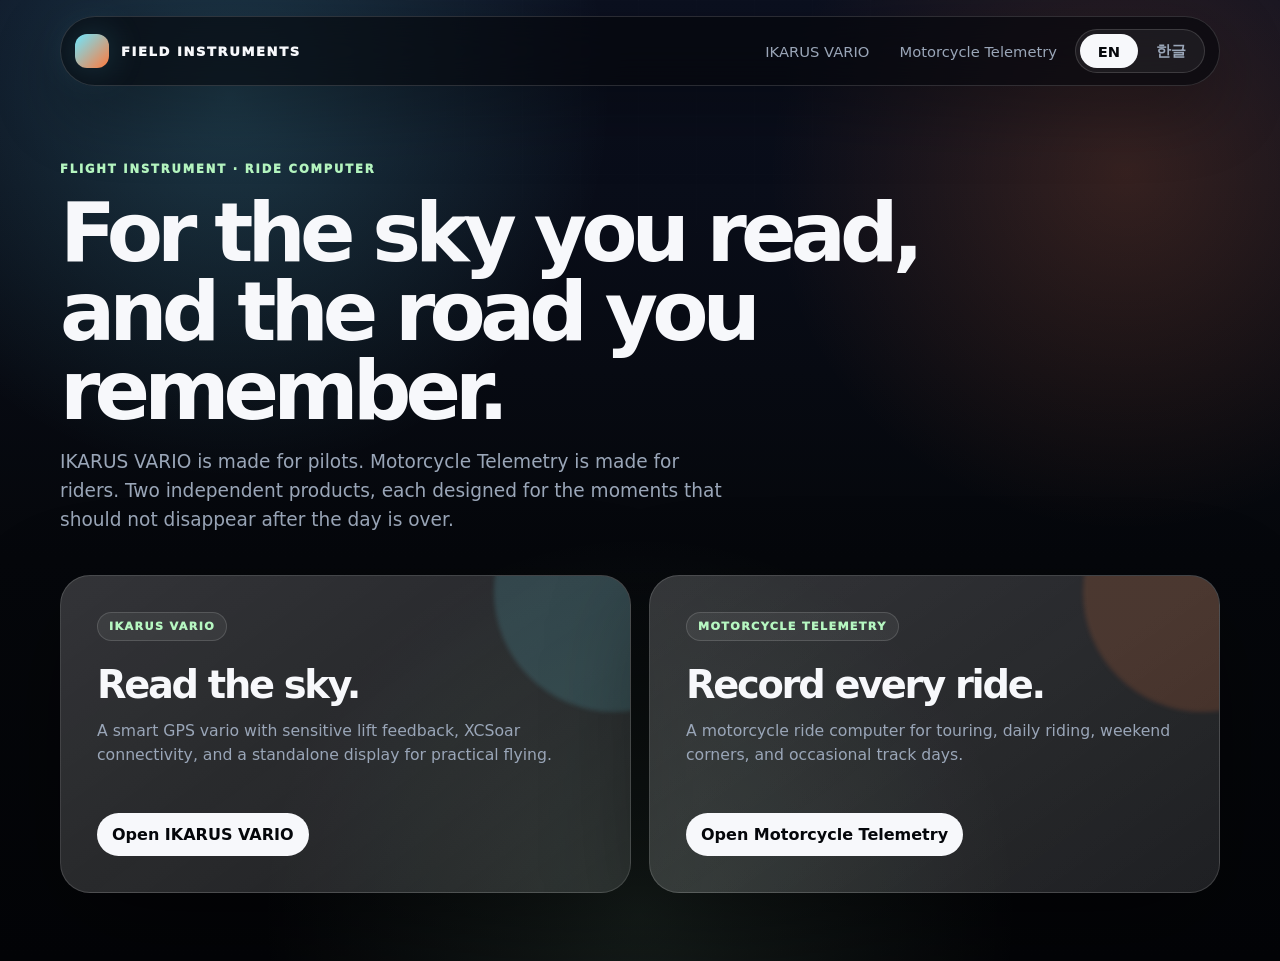
<file: index.html>
<!doctype html>
<html lang="en" data-lang="en">
<head>
  <meta charset="utf-8" />
  <meta name="viewport" content="width=device-width, initial-scale=1" />
  <title>Field Instruments</title>
  <meta name="description" content="Dedicated field instruments for pilots and motorcycle riders." />
  <link rel="stylesheet" href="style.css?v=20260511-dark-v2" />
</head>
<body>
  <header class="site-header">
    <a class="brand" href="index.html" aria-label="Home">
      <span class="brand-mark"></span>
      <span class="brand-text">FIELD INSTRUMENTS</span>
    </a>
    <nav class="site-nav" aria-label="Primary navigation">
      <a href="vario.html">IKARUS VARIO</a>
      <a href="motorcycle.html">Motorcycle Telemetry</a>
      <div class="language-tabs" role="tablist" aria-label="Language selector">
        <button class="lang-tab active" type="button" data-set-lang="en" role="tab" aria-selected="true">EN</button>
        <button class="lang-tab" type="button" data-set-lang="kr" role="tab" aria-selected="false">한글</button>
      </div>
    </nav>
  </header>

  <main class="home-main">
    <section class="home-hero section-shell">
      <div class="home-intro">
        <p class="eyebrow"><span class="lang lang-en">Flight instrument · Ride computer</span><span class="lang lang-kr">비행 계기 · 라이딩 컴퓨터</span></p>
        <h1><span class="lang lang-en">For the sky you read, and the road you remember.</span><span class="lang lang-kr">하늘을 읽고, 도로를 기억하는 장비.</span></h1>
        <p class="lead"><span class="lang lang-en">IKARUS VARIO is made for pilots. Motorcycle Telemetry is made for riders. Two independent products, each designed for the moments that should not disappear after the day is over.</span><span class="lang lang-kr">IKARUS VARIO는 파일럿을 위해, Motorcycle Telemetry는 라이더를 위해 만들었습니다. 하루가 지나도 사라지지 않았으면 하는 순간들을 기록하는 두 개의 독립 제품입니다.</span></p>
      </div>

      <div class="product-chooser">
        <a class="chooser-card chooser-air" href="vario.html">
          <span class="chooser-label">IKARUS VARIO</span>
          <h2><span class="lang lang-en">Read the sky.</span><span class="lang lang-kr">하늘을 읽다.</span></h2>
          <p><span class="lang lang-en">A smart GPS vario with sensitive lift feedback, XCSoar connectivity, and a standalone display for practical flying.</span><span class="lang lang-kr">섬세한 상승 감지, XCSoar 연동, 독립형 화면을 갖춘 실전 비행용 스마트 GPS 바리오.</span></p>
          <span class="chooser-cta"><span class="lang lang-en">Open IKARUS VARIO</span><span class="lang lang-kr">IKARUS VARIO 보기</span></span>
        </a>

        <a class="chooser-card chooser-road" href="motorcycle.html">
          <span class="chooser-label">Motorcycle Telemetry</span>
          <h2><span class="lang lang-en">Record every ride.</span><span class="lang lang-kr">모든 라이딩을 기록하다.</span></h2>
          <p><span class="lang lang-en">A motorcycle ride computer for touring, daily riding, weekend corners, and occasional track days.</span><span class="lang lang-kr">투어링, 일상 주행, 주말 와인딩, 가끔의 트랙데이를 위한 모터사이클 라이딩 컴퓨터.</span></p>
          <span class="chooser-cta"><span class="lang lang-en">Open Motorcycle Telemetry</span><span class="lang lang-kr">Motorcycle Telemetry 보기</span></span>
        </a>
      </div>
    </section>
  </main>

  <script src="script.js?v=20260511-dark-v2"></script>
</body>
</html>
</file>
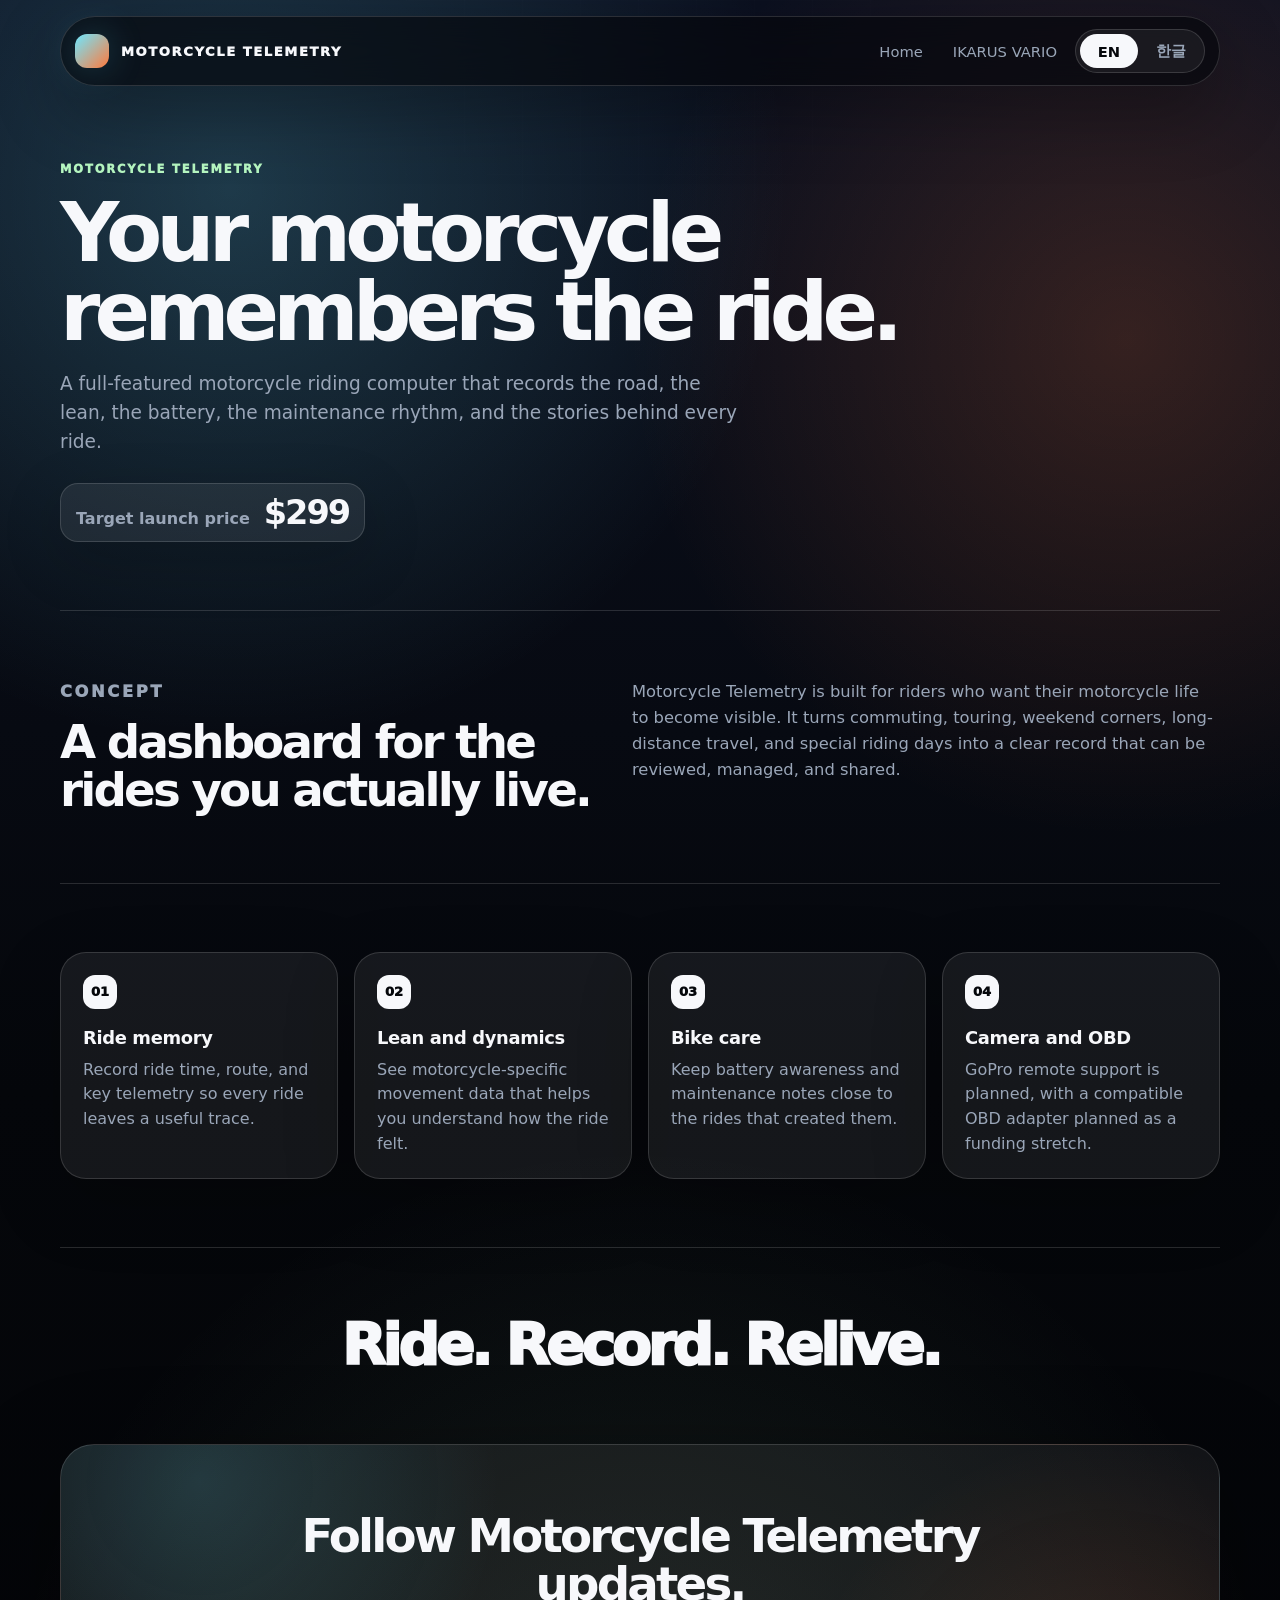
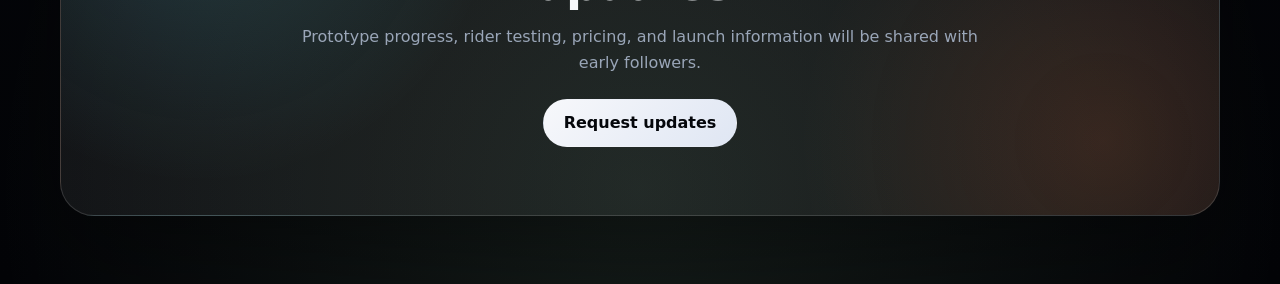
<file: motorcycle.html>
<!doctype html>
<html lang="en" data-lang="en">
<head>
  <meta charset="utf-8" />
  <meta name="viewport" content="width=device-width, initial-scale=1" />
  <title>Motorcycle Telemetry</title>
  <meta name="description" content="Motorcycle Telemetry is a motorcycle riding computer that records ride logs, lean angle, bike care data, and touring memories." />
  <link rel="stylesheet" href="style.css?v=20260511-dark-v2" />
</head>
<body>
  <header class="site-header">
    <a class="brand" href="index.html" aria-label="Home"><span class="brand-mark"></span><span class="brand-text">MOTORCYCLE TELEMETRY</span></a>
    <nav class="site-nav" aria-label="Primary navigation">
      <a href="index.html"><span class="lang lang-en">Home</span><span class="lang lang-kr">홈</span></a>
      <a href="vario.html">IKARUS VARIO</a>
      <div class="language-tabs" role="tablist" aria-label="Language selector">
        <button class="lang-tab active" type="button" data-set-lang="en" role="tab" aria-selected="true">EN</button>
        <button class="lang-tab" type="button" data-set-lang="kr" role="tab" aria-selected="false">한글</button>
      </div>
    </nav>
  </header>

  <main>
    <section class="product-page section-shell">
      <div class="product-hero-text">
        <p class="eyebrow">Motorcycle Telemetry</p>
        <h1><span class="lang lang-en">Your motorcycle remembers the ride.</span><span class="lang lang-kr">바이크가 오늘의 라이딩을 기억합니다.</span></h1>
        <p class="lead"><span class="lang lang-en">A full-featured motorcycle riding computer that records the road, the lean, the battery, the maintenance rhythm, and the stories behind every ride.</span><span class="lang lang-kr">오늘의 여행, 주행 실력, 차량 상태, 그리고 매번의 라이딩에 담긴 순간을 기록하는 독립형 모터사이클 라이딩 컴퓨터입니다.</span></p>
        <div class="price-block"><span class="lang lang-en">Target launch price</span><span class="lang lang-kr">예상 출시가</span><strong>$299</strong></div>
      </div>
    </section>

    <section class="content-section section-shell">
      <div class="two-column">
        <div>
          <p class="eyebrow"><span class="lang lang-en">Concept</span><span class="lang lang-kr">제품 컨셉</span></p>
          <h2><span class="lang lang-en">A dashboard for the rides you actually live.</span><span class="lang lang-kr">투어링부터 트랙데이까지, 당신의 라이딩을 기록하고 해석하는 모터사이클 컴퓨터.</span></h2>
        </div>
        <p><span class="lang lang-en">Motorcycle Telemetry is built for riders who want their motorcycle life to become visible. It turns commuting, touring, weekend corners, long-distance travel, and special riding days into a clear record that can be reviewed, managed, and shared.</span><span class="lang lang-kr">Motorcycle Telemetry는 바이크와 함께한 시간을 눈에 보이는 기록으로 남기고 싶은 라이더를 위한 장비입니다. 출퇴근, 투어링, 주말 와인딩, 장거리 여행, 특별한 라이딩 데이를 다시 보고 관리하고 공유할 수 있는 기록으로 바꿉니다.</span></p>
      </div>
    </section>

    <section class="feature-section section-shell">
      <div class="feature-card"><span>01</span><h3><span class="lang lang-en">Ride memory</span><span class="lang lang-kr">라이딩 메모리</span></h3><p><span class="lang lang-en">Record ride time, route, and key telemetry so every ride leaves a useful trace.</span><span class="lang lang-kr">주행 시간, 경로, 핵심 텔레메트리를 기록해 모든 라이딩이 의미 있는 흔적으로 남습니다.</span></p></div>
      <div class="feature-card"><span>02</span><h3><span class="lang lang-en">Lean and dynamics</span><span class="lang lang-kr">린 앵글과 다이내믹스</span></h3><p><span class="lang lang-en">See motorcycle-specific movement data that helps you understand how the ride felt.</span><span class="lang lang-kr">그날의 주행 감각을 이해할 수 있도록, 모터사이클에 맞춘 주행 동역학 데이터를 보여줍니다.</span></p></div>
      <div class="feature-card"><span>03</span><h3><span class="lang lang-en">Bike care</span><span class="lang lang-kr">바이크 관리</span></h3><p><span class="lang lang-en">Keep battery awareness and maintenance notes close to the rides that created them.</span><span class="lang lang-kr">배터리 상태 및 정비 메모를 기억합니다.</span></p></div>
      <div class="feature-card"><span>04</span><h3><span class="lang lang-en">Camera and OBD</span><span class="lang lang-kr">카메라와 OBD</span></h3><p><span class="lang lang-en">GoPro remote support is planned, with a compatible OBD adapter planned as a funding stretch.</span><span class="lang lang-kr">GoPro 리모트 기능, 외장형 OBD 데이터 리더를 지원할 예정이며, 펀딩 목표 달성 시 호환 OBD 어댑터도 계획합니다.</span></p></div>
    </section>

    <section class="quote-section section-shell">
      <p class="quote"><span class="lang lang-en">Ride. Record. Relive.</span><span class="lang lang-kr">달리고, 기록하고, 다시 느끼다.</span></p>
    </section>

    <section class="cta-section section-shell">
      <h2><span class="lang lang-en">Follow Motorcycle Telemetry updates.</span><span class="lang lang-kr">Motorcycle Telemetry 소식을 받아보세요.</span></h2>
      <p><span class="lang lang-en">Prototype progress, rider testing, pricing, and launch information will be shared with early followers.</span><span class="lang lang-kr">프로토타입 진행 상황, 라이더 테스트, 가격, 출시 정보를 초기 관심자에게 공유할 예정입니다.</span></p>
      <a class="button button-primary" href="mailto:ssonghen@gmail.com?subject=Motorcycle%20Telemetry%20Updates"><span class="lang lang-en">Request updates</span><span class="lang lang-kr">소식 신청하기</span></a>
    </section>
  </main>
  <script src="script.js?v=20260511-dark-v2"></script>
</body>
</html>
</file>
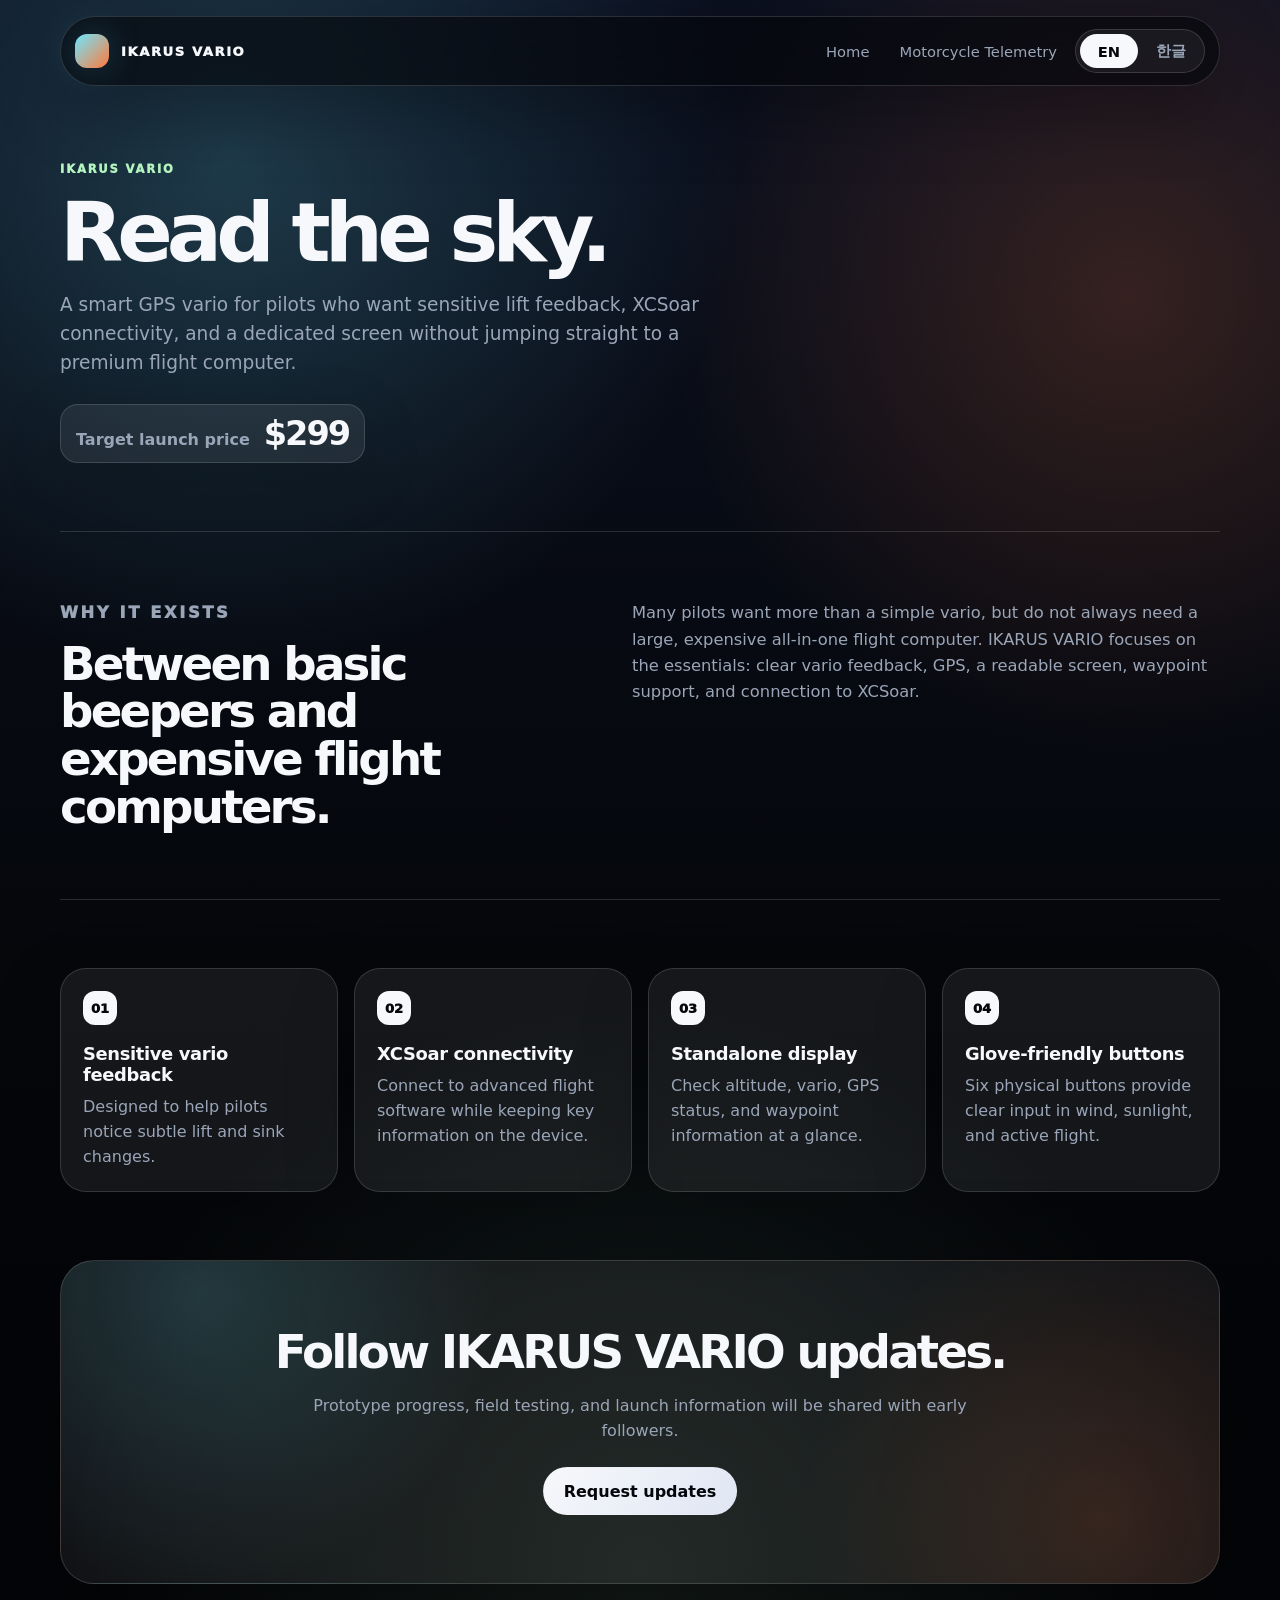
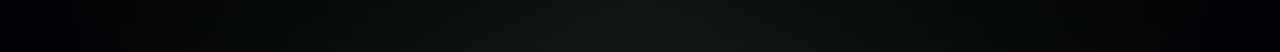
<file: vario.html>
<!doctype html>
<html lang="en" data-lang="en">
<head>
  <meta charset="utf-8" />
  <meta name="viewport" content="width=device-width, initial-scale=1" />
  <title>IKARUS VARIO</title>
  <meta name="description" content="IKARUS VARIO is a smart GPS vario for free-flight pilots with XCSoar connectivity and a standalone display." />
  <link rel="stylesheet" href="style.css?v=20260511-dark-v2" />
</head>
<body>
  <header class="site-header">
    <a class="brand" href="index.html" aria-label="Home"><span class="brand-mark"></span><span class="brand-text">IKARUS VARIO</span></a>
    <nav class="site-nav" aria-label="Primary navigation">
      <a href="index.html"><span class="lang lang-en">Home</span><span class="lang lang-kr">홈</span></a>
      <a href="motorcycle.html">Motorcycle Telemetry</a>
      <div class="language-tabs" role="tablist" aria-label="Language selector">
        <button class="lang-tab active" type="button" data-set-lang="en" role="tab" aria-selected="true">EN</button>
        <button class="lang-tab" type="button" data-set-lang="kr" role="tab" aria-selected="false">한글</button>
      </div>
    </nav>
  </header>

  <main>
    <section class="product-page section-shell">
      <div class="product-hero-text">
        <p class="eyebrow">IKARUS VARIO</p>
        <h1><span class="lang lang-en">Read the sky.</span><span class="lang lang-kr">하늘을 읽다.</span></h1>
        <p class="lead"><span class="lang lang-en">A smart GPS vario for pilots who want sensitive lift feedback, XCSoar connectivity, and a dedicated screen without jumping straight to a premium flight computer.</span><span class="lang lang-kr">섬세한 상승 감지, XCSoar 연동, 전용 화면을 원하는 파일럿을 위한 스마트 GPS 바리오입니다. 고가 플라이트 컴퓨터까지 가지 않아도 실전 비행에 필요한 핵심을 담습니다.</span></p>
        <div class="price-block"><span class="lang lang-en">Target launch price</span><span class="lang lang-kr">예상 출시가</span><strong>$299</strong></div>
      </div>
    </section>

    <section class="content-section section-shell">
      <div class="two-column">
        <div>
          <p class="eyebrow"><span class="lang lang-en">Why it exists</span><span class="lang lang-kr">왜 만드는가</span></p>
          <h2><span class="lang lang-en">Between basic beepers and expensive flight computers.</span><span class="lang lang-kr">단순 바리오와 고가 비행계기 사이.</span></h2>
        </div>
        <p><span class="lang lang-en">Many pilots want more than a simple vario, but do not always need a large, expensive all-in-one flight computer. IKARUS VARIO focuses on the essentials: clear vario feedback, GPS, a readable screen, waypoint support, and connection to XCSoar.</span><span class="lang lang-kr">많은 파일럿은 단순한 바리오보다 많은 것을 원하지만, 크고 비싼 올인원 비행계기가 항상 필요한 것은 아닙니다. IKARUS VARIO는 명확한 바리오 피드백, GPS, 읽기 쉬운 화면, 웨이포인트, XCSoar 연동에 집중합니다.</span></p>
      </div>
    </section>

    <section class="feature-section section-shell">
      <div class="feature-card"><span>01</span><h3><span class="lang lang-en">Sensitive vario feedback</span><span class="lang lang-kr">섬세한 바리오 피드백</span></h3><p><span class="lang lang-en">Designed to help pilots notice subtle lift and sink changes.</span><span class="lang lang-kr">미세한 상승과 하강 변화를 알아차릴 수 있도록 설계합니다.</span></p></div>
      <div class="feature-card"><span>02</span><h3><span class="lang lang-en">XCSoar connectivity</span><span class="lang lang-kr">XCSoar 연동</span></h3><p><span class="lang lang-en">Connect to advanced flight software while keeping key information on the device.</span><span class="lang lang-kr">고성능 비행 소프트웨어와 연결하면서 핵심 정보는 장치에서 확인합니다.</span></p></div>
      <div class="feature-card"><span>03</span><h3><span class="lang lang-en">Standalone display</span><span class="lang lang-kr">독립형 화면</span></h3><p><span class="lang lang-en">Check altitude, vario, GPS status, and waypoint information at a glance.</span><span class="lang lang-kr">고도, 바리오, GPS 상태, 웨이포인트 정보를 한눈에 확인합니다.</span></p></div>
      <div class="feature-card"><span>04</span><h3><span class="lang lang-en">Glove-friendly buttons</span><span class="lang lang-kr">장갑 친화 버튼</span></h3><p><span class="lang lang-en">Six physical buttons provide clear input in wind, sunlight, and active flight.</span><span class="lang lang-kr">6개의 물리 버튼으로 바람, 햇빛, 비행 중에도 확실하게 조작합니다.</span></p></div>
    </section>

    <section class="cta-section section-shell">
      <h2><span class="lang lang-en">Follow IKARUS VARIO updates.</span><span class="lang lang-kr">IKARUS VARIO 소식을 받아보세요.</span></h2>
      <p><span class="lang lang-en">Prototype progress, field testing, and launch information will be shared with early followers.</span><span class="lang lang-kr">프로토타입 진행 상황, 필드 테스트, 출시 정보를 초기 관심자에게 공유할 예정입니다.</span></p>
      <a class="button button-primary" href="mailto:ssonghen@gmail.com?subject=IKARUS%20VARIO%20Updates"><span class="lang lang-en">Request updates</span><span class="lang lang-kr">소식 신청하기</span></a>
    </section>
  </main>
  <script src="script.js?v=20260511-dark-v2"></script>
</body>
</html>
</file>
<file: style.css>
:root {
  --bg: #05070b;
  --surface: rgba(255, 255, 255, 0.07);
  --surface-strong: rgba(255, 255, 255, 0.12);
  --text: #f7f8fb;
  --muted: #9aa6b8;
  --line: rgba(255, 255, 255, 0.14);
  --air: #6ee7ff;
  --road: #ff7a3d;
  --green: #b6f7c1;
  --radius: 30px;
  --shadow: 0 32px 100px rgba(0, 0, 0, 0.42);
}

* { box-sizing: border-box; }
html { scroll-behavior: smooth; }
body {
  margin: 0;
  min-height: 100vh;
  font-family: Inter, ui-sans-serif, system-ui, -apple-system, BlinkMacSystemFont, "Segoe UI", sans-serif;
  color: var(--text);
  background:
    radial-gradient(circle at 18% 10%, rgba(110, 231, 255, 0.2), transparent 28%),
    radial-gradient(circle at 88% 18%, rgba(255, 122, 61, 0.18), transparent 26%),
    radial-gradient(circle at 50% 95%, rgba(182, 247, 193, 0.1), transparent 34%),
    linear-gradient(180deg, #0b1020 0%, #05070b 58%, #030407 100%);
  overflow-x: hidden;
}

body::before {
  content: "";
  position: fixed;
  inset: 0;
  pointer-events: none;
  opacity: 0.18;
  background-image:
    linear-gradient(rgba(255,255,255,0.06) 1px, transparent 1px),
    linear-gradient(90deg, rgba(255,255,255,0.06) 1px, transparent 1px);
  background-size: 58px 58px;
  mask-image: radial-gradient(circle at top, black, transparent 70%);
}

a { color: inherit; text-decoration: none; }
button { font: inherit; }
.lang { display: none; }
html[data-lang="en"] .lang-en { display: inline; }
html[data-lang="kr"] .lang-kr { display: inline; }
html[data-lang="kr"] body { word-break: keep-all; }

.section-shell {
  position: relative;
  z-index: 1;
  width: min(1160px, calc(100% - 36px));
  margin: 0 auto;
}

.site-header {
  position: sticky;
  top: 16px;
  z-index: 30;
  width: min(1160px, calc(100% - 36px));
  margin: 16px auto 0;
  display: flex;
  align-items: center;
  justify-content: space-between;
  gap: 18px;
  padding: 12px 14px;
  border: 1px solid var(--line);
  border-radius: 999px;
  background: rgba(5, 7, 11, 0.66);
  backdrop-filter: blur(22px);
  box-shadow: 0 24px 70px rgba(0, 0, 0, 0.32);
}

.brand {
  display: inline-flex;
  align-items: center;
  gap: 12px;
  font-size: 0.82rem;
  font-weight: 950;
  letter-spacing: 0.12em;
  text-transform: uppercase;
}

.brand-mark {
  width: 34px;
  height: 34px;
  border-radius: 12px;
  background: linear-gradient(135deg, var(--air), var(--road));
  box-shadow: 0 0 36px rgba(110, 231, 255, 0.22);
}

.site-nav {
  display: flex;
  align-items: center;
  gap: 6px;
  color: var(--muted);
  font-size: 0.92rem;
}

.site-nav > a {
  padding: 10px 12px;
  border-radius: 999px;
}

.site-nav > a:hover {
  color: var(--text);
  background: rgba(255, 255, 255, 0.08);
}

.language-tabs {
  display: inline-flex;
  gap: 4px;
  padding: 4px;
  border: 1px solid var(--line);
  border-radius: 999px;
  background: rgba(255, 255, 255, 0.06);
}

.lang-tab {
  min-width: 58px;
  height: 34px;
  border: 0;
  border-radius: 999px;
  color: var(--muted);
  background: transparent;
  font-weight: 900;
  cursor: pointer;
}

.lang-tab.active {
  color: #05070b;
  background: var(--text);
}

.home-main {
  min-height: calc(100vh - 82px);
  display: grid;
  align-items: center;
}

.home-hero,
.product-page {
  padding: 76px 0 68px;
}

.home-intro,
.product-hero-text {
  display: grid;
  gap: 18px;
}

.eyebrow {
  margin: 0;
  color: var(--green);
  text-transform: uppercase;
  letter-spacing: 0.16em;
  font-size: 0.72rem;
  line-height: 1.25;
  font-weight: 950;
}

h1, h2, h3, p { overflow-wrap: anywhere; }
h1 {
  margin: 0;
  max-width: 900px;
  font-size: clamp(2.85rem, 6.4vw, 6.55rem);
  line-height: 0.96;
  letter-spacing: -0.072em;
}

h2 {
  margin: 0;
  font-size: clamp(1.95rem, 3.65vw, 4.1rem);
  line-height: 1.02;
  letter-spacing: -0.06em;
}

h3 {
  margin: 0;
  font-size: 1.12rem;
  line-height: 1.18;
  letter-spacing: -0.02em;
}

.lead {
  max-width: 680px;
  margin: 0;
  color: var(--muted);
  font-size: clamp(1rem, 1.45vw, 1.18rem);
  line-height: 1.56;
}

.product-chooser {
  display: grid;
  grid-template-columns: repeat(2, minmax(0, 1fr));
  gap: 18px;
  margin-top: 40px;
}

.chooser-card {
  min-height: 318px;
  display: flex;
  flex-direction: column;
  padding: clamp(23px, 3.2vw, 36px);
  border: 1px solid var(--line);
  border-radius: var(--radius);
  background:
    linear-gradient(145deg, rgba(255,255,255,0.12), rgba(255,255,255,0.045)),
    var(--surface);
  box-shadow: var(--shadow);
  overflow: hidden;
  position: relative;
  transition: transform 0.2s ease, border-color 0.2s ease, background 0.2s ease;
}

.chooser-card::before {
  content: "";
  position: absolute;
  width: 240px;
  height: 240px;
  right: -104px;
  top: -104px;
  border-radius: 999px;
  background: rgba(110, 231, 255, 0.14);
  filter: blur(2px);
}

.chooser-card:nth-child(2)::before {
  background: rgba(255, 122, 61, 0.16);
}

.chooser-card:hover {
  transform: translateY(-8px);
  border-color: rgba(255,255,255,0.34);
  background:
    linear-gradient(145deg, rgba(255,255,255,0.16), rgba(255,255,255,0.055)),
    var(--surface);
}

.chooser-label {
  position: relative;
  display: inline-flex;
  width: fit-content;
  padding: 8px 11px;
  border: 1px solid var(--line);
  border-radius: 999px;
  color: var(--green);
  background: rgba(255,255,255,0.06);
  font-size: 0.7rem;
  line-height: 1;
  font-weight: 950;
  letter-spacing: 0.12em;
  text-transform: uppercase;
}

.chooser-card h2 {
  position: relative;
  margin-top: 24px;
  font-size: clamp(1.9rem, 3vw, 3.05rem);
  line-height: 1.02;
}

.chooser-card p {
  position: relative;
  margin: 14px 0 0;
  max-width: 500px;
  color: var(--muted);
  font-size: 0.98rem;
  line-height: 1.54;
}

.chooser-cta {
  position: relative;
  display: inline-flex;
  width: fit-content;
  margin-top: auto;
  padding: 12px 15px;
  border-radius: 999px;
  color: #05070b;
  background: var(--text);
  font-weight: 900;
}

.product-hero-text {
  max-width: 900px;
}

.price-block {
  display: inline-flex;
  align-items: baseline;
  width: fit-content;
  gap: 14px;
  margin-top: 8px;
  padding: 12px 15px;
  border: 1px solid var(--line);
  border-radius: 18px;
  background: rgba(255, 255, 255, 0.075);
  color: var(--muted);
  font-weight: 900;
  box-shadow: 0 18px 60px rgba(0, 0, 0, 0.18);
}

.price-block strong {
  color: var(--text);
  font-size: 2.1rem;
  line-height: 1;
  letter-spacing: -0.06em;
}

.content-section,
.feature-section,
.quote-section,
.cta-section {
  padding: 68px 0;
  border-top: 1px solid var(--line);
}

.two-column {
  display: grid;
  grid-template-columns: 0.95fr 1.05fr;
  gap: 40px;
  align-items: start;
}

.two-column > div {
  display: grid;
  gap: 14px;
}

.two-column p {
  margin: 0;
  color: var(--muted);
  font-size: 1.02rem;
  line-height: 1.6;
}

.feature-section {
  display: grid;
  grid-template-columns: repeat(4, minmax(0, 1fr));
  gap: 16px;
}

.feature-card {
  min-height: 220px;
  padding: 22px;
  border: 1px solid var(--line);
  border-radius: 26px;
  background: rgba(255, 255, 255, 0.065);
  box-shadow: 0 24px 70px rgba(0, 0, 0, 0.22);
}

.feature-card > span {
  display: inline-flex;
  align-items: center;
  justify-content: center;
  width: 34px;
  height: 34px;
  margin-bottom: 18px;
  border-radius: 12px;
  color: #05070b;
  background: var(--text);
  font-size: 0.82rem;
  font-weight: 950;
}

.feature-card p {
  margin: 10px 0 0;
  color: var(--muted);
  line-height: 1.54;
}

.quote {
  max-width: 920px;
  margin: 0 auto;
  text-align: center;
  font-size: clamp(2rem, 4.5vw, 4.8rem);
  line-height: 1.04;
  letter-spacing: -0.065em;
  font-weight: 950;
}

.cta-section {
  margin-bottom: 68px;
  text-align: center;
  border: 1px solid var(--line);
  border-radius: 34px;
  background:
    radial-gradient(circle at 12% 10%, rgba(110,231,255,0.16), transparent 28%),
    radial-gradient(circle at 90% 80%, rgba(255,122,61,0.14), transparent 28%),
    rgba(255,255,255,0.06);
  box-shadow: var(--shadow);
}

.cta-section h2 {
  max-width: 820px;
  margin: 0 auto;
}

.cta-section p {
  max-width: 680px;
  margin: 16px auto 24px;
  color: var(--muted);
  line-height: 1.58;
}

.button {
  display: inline-flex;
  align-items: center;
  justify-content: center;
  min-height: 48px;
  padding: 0 20px;
  border: 1px solid transparent;
  border-radius: 999px;
  color: #05070b;
  background: linear-gradient(135deg, var(--text), #dfe6f3);
  font-weight: 900;
}

.button:hover { opacity: 0.9; }

@media (max-width: 920px) {
  .site-header {
    align-items: flex-start;
    border-radius: 24px;
  }
  .site-nav {
    flex-wrap: wrap;
    justify-content: flex-end;
  }
  .product-chooser,
  .two-column,
  .feature-section {
    grid-template-columns: 1fr;
  }
  .chooser-card { min-height: 270px; }
}

@media (max-width: 600px) {
  .section-shell,
  .site-header {
    width: min(100% - 22px, 1160px);
  }
  .site-header {
    top: 8px;
    margin-top: 8px;
    padding: 10px;
  }
  .brand-text { display: none; }
  .site-nav { gap: 2px; font-size: 0.82rem; }
  .site-nav > a { padding: 8px; }
  .lang-tab { min-width: 48px; height: 32px; }
  .home-hero,
  .product-page { padding: 54px 0 50px; }
  .home-intro,
  .product-hero-text { gap: 15px; }
  .product-chooser { margin-top: 30px; }
  .content-section,
  .feature-section,
  .quote-section,
  .cta-section { padding: 48px 0; }
  h1 { font-size: clamp(2.75rem, 12.8vw, 4.45rem); line-height: 0.98; letter-spacing: -0.062em; }
  h2 { font-size: clamp(1.85rem, 9vw, 3.1rem); }
  .lead { line-height: 1.5; }
}
</file>
